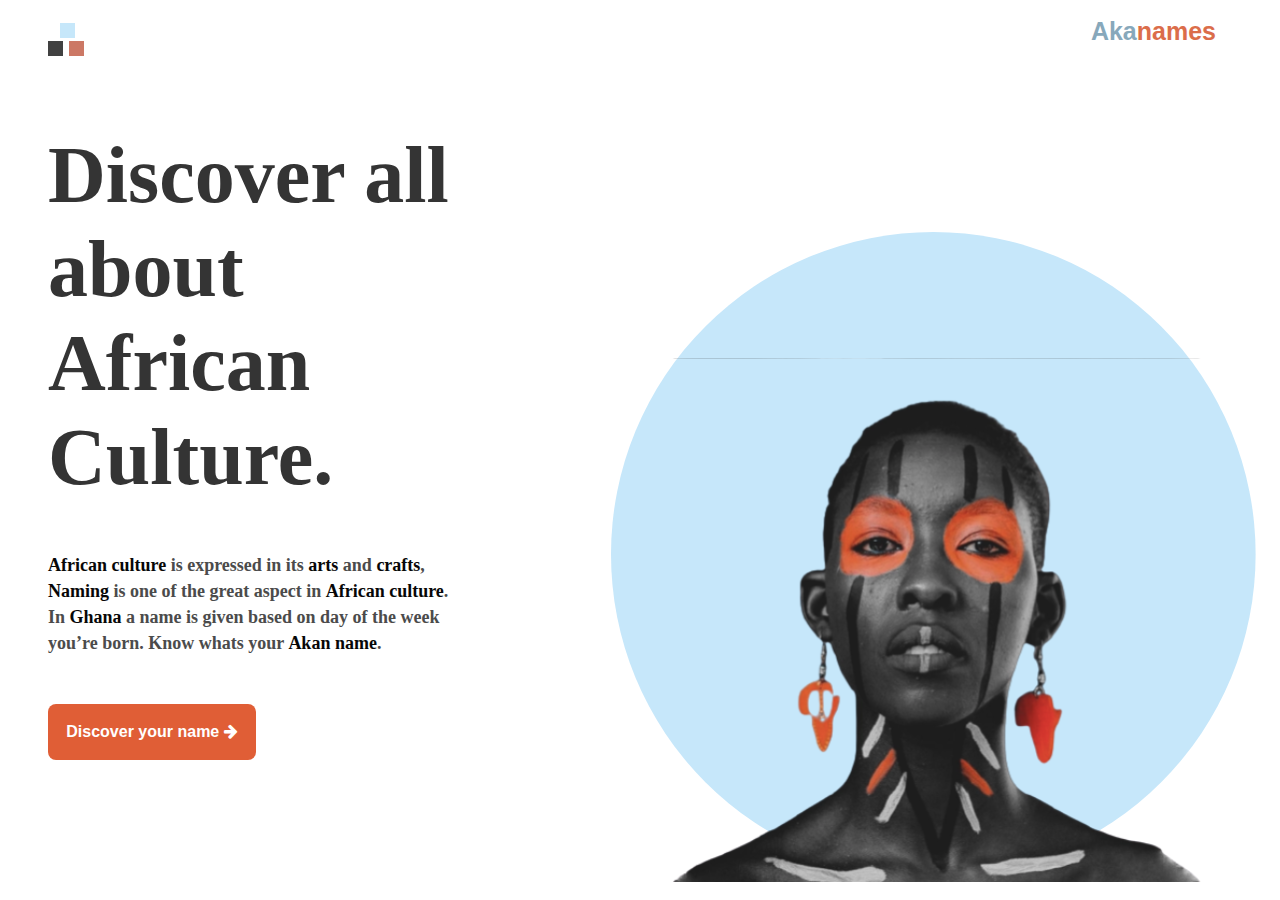
<file: index.html>
<!-- <input type="date" id="dateInput" /> -->
<!DOCTYPE html>
<html lang="en">

<head>
    <!-- Google fonts -->
    <link rel="preconnect" href="https://fonts.gstatic.com">
    <link href="https://fonts.googleapis.com/css2?family=DM+Serif+Display&display=swap" rel="stylesheet">

    <!-- Icon -->
    <link rel="icon" href="./assets/icon.png" type="image/x-icon">

    <!-- Required meta tags -->
    <meta charset="utf-8">
    <meta name="viewport" content="width=device-width, initial-scale=1, shrink-to-fit=no">

    <!-- Font Awesome -->
    <link rel="stylesheet" href="https://cdnjs.cloudflare.com/ajax/libs/font-awesome/4.7.0/css/font-awesome.min.css">
    <!-- Bootstrap CSS -->
    <link rel="stylesheet" href="https://stackpath.bootstrapcdn.com/bootstrap/4.3.1/css/bootstrap.min.css"
        integrity="sha384-ggOyR0iXCbMQv3Xipma34MD+dH/1fQ784/j6cY/iJTQUOhcWr7x9JvoRxT2MZw1T" crossorigin="anonymous">

    <!-- Custom Css -->
    <link rel="stylesheet" href="css/style.css">

    <title>Akan-names</title>
</head>

<body>
    <nav class="navbar navbar-light pr-5 pl-5">
        <a class="navbar-brand" href="#">
            <img src="./assets/logo.svg" alt="">
        </a>
        <a class="navbar-brand" href="#">
            <p class="logo"><span>Aka</span>names</p>
        </a>
    </nav>
    <section class="background">
        <div class="p-5 content">
            <p class="title mb-5">
                Discover all about African Culture.
            </p>
            <p class="mb-5 p-cont"><strong>African culture</strong> is expressed in its <strong>arts</strong> and <strong>crafts</strong>, <strong>Naming</strong> is one of the great aspect in
                <strong>African culture</strong>. In <strong>Ghana</strong> a name is given based on day of the week you’re born. Know whats your <strong>Akan name</strong>.
            </p>
            <a href="./pages/form.html" class="btn button p-3 w-50"> Discover your name <i class="fa fa-arrow-right" aria-hidden="true"></i>
            </a>
        </div>
    </section>

    <!-- Optional JavaScript -->
    <!-- jQuery first, then Popper.js, then Bootstrap JS -->
    <script src="https://code.jquery.com/jquery-3.3.1.slim.min.js"
        integrity="sha384-q8i/X+965DzO0rT7abK41JStQIAqVgRVzpbzo5smXKp4YfRvH+8abtTE1Pi6jizo"
        crossorigin="anonymous"></script>
    <script src="https://cdnjs.cloudflare.com/ajax/libs/popper.js/1.14.7/umd/popper.min.js"
        integrity="sha384-UO2eT0CpHqdSJQ6hJty5KVphtPhzWj9WO1clHTMGa3JDZwrnQq4sF86dIHNDz0W1"
        crossorigin="anonymous"></script>
    <script src="https://stackpath.bootstrapcdn.com/bootstrap/4.3.1/js/bootstrap.min.js"
        integrity="sha384-JjSmVgyd0p3pXB1rRibZUAYoIIy6OrQ6VrjIEaFf/nJGzIxFDsf4x0xIM+B07jRM"
        crossorigin="anonymous"></script>
    <script src="js/main.js"></script>
</body>

</html>
</file>
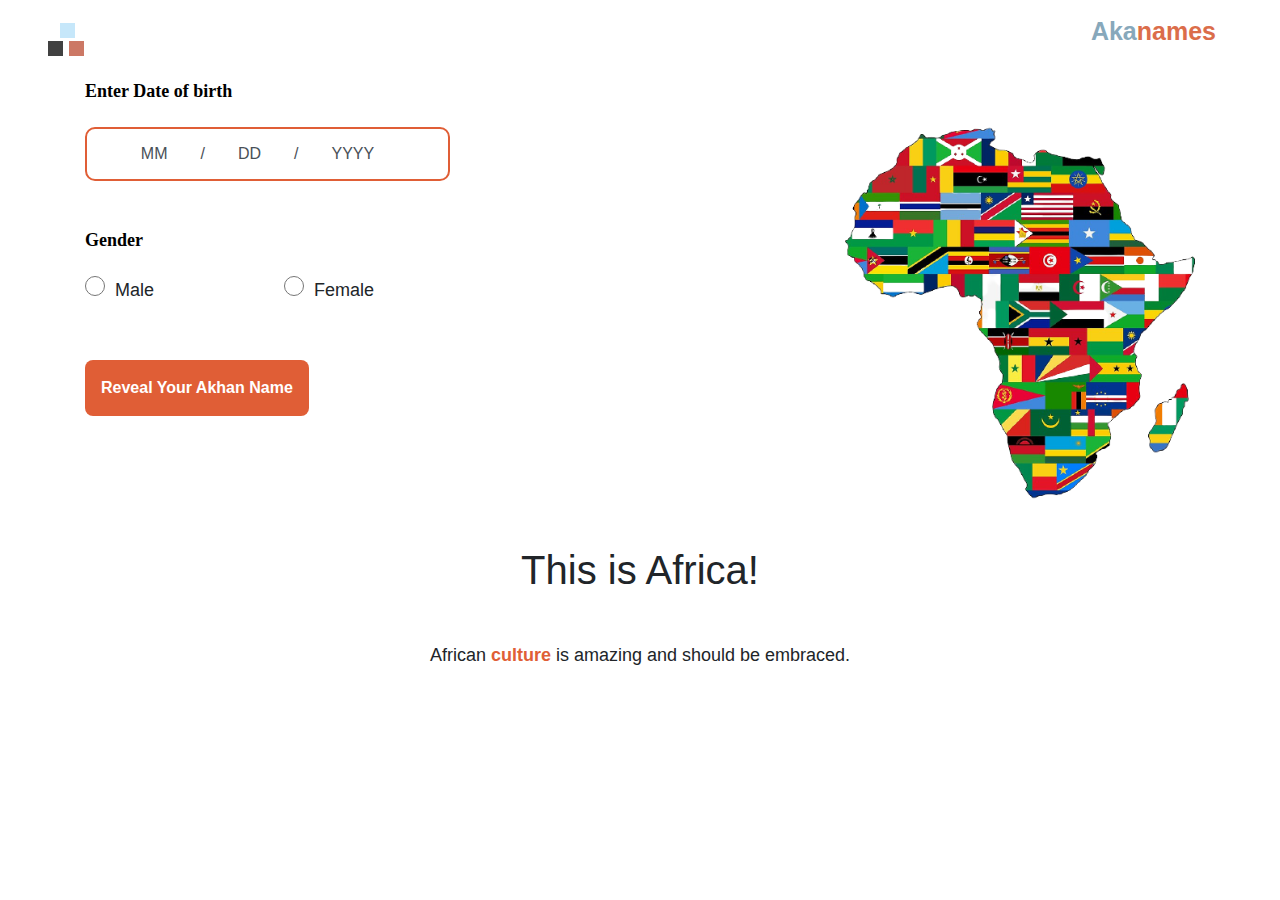
<file: pages/form.html>
<!-- <input type="date" id="dateInput" /> -->
<!DOCTYPE html>
<html lang="en">

<head>
    <!-- Google fonts -->
    <link rel="preconnect" href="https://fonts.gstatic.com">
    <link href="https://fonts.googleapis.com/css2?family=DM+Serif+Display&display=swap" rel="stylesheet">

    <!-- Required meta tags -->
    <meta charset="utf-8">
    <meta name="viewport" content="width=device-width, initial-scale=1, shrink-to-fit=no">

    <!-- Font Awesome -->
    <link rel="stylesheet" href="https://cdnjs.cloudflare.com/ajax/libs/font-awesome/4.7.0/css/font-awesome.min.css">
    <!-- Bootstrap CSS -->
    <link rel="stylesheet" href="https://stackpath.bootstrapcdn.com/bootstrap/4.3.1/css/bootstrap.min.css"
        integrity="sha384-ggOyR0iXCbMQv3Xipma34MD+dH/1fQ784/j6cY/iJTQUOhcWr7x9JvoRxT2MZw1T" crossorigin="anonymous">

    <!-- Custom Css -->
    <link rel="stylesheet" href="../css/style.css">

    <title>Akan-names</title>
</head>

<body>
    <nav class="navbar navbar-light pr-5 pl-5">
        <a class="navbar-brand" href="../index.html">
            <img src="../assets/logo.svg" alt="">
        </a>
        <a class="navbar-brand" href="../index.html">
            <p class="logo"><span>Aka</span>names</p>
        </a>
    </nav>
    <section class="form container">
        <div class="row">
            <div class="col-md-8">
                <form class="myform w-100">
                    <div class="form-group mb-5">
                        <label for="date" class="mylabel mb-4">Enter Date of birth</label>
                        <input class="form-control input p-4" type="date" id="dateInput">
                        <div id="message" class=" text-danger"></div>
                    </div>
                    <div class="">
                        <label for="date" class="mylabel mb-4">Gender</label>

                        <div class="form-group mb-2">
                            <div class="form-check form-check-inline w-25">
                                <label class="form-check-label radio">
                                    <input class="form-check-input radio" type="radio" name="inlineRadioOptions"
                                        id="maleRadio" value="option1"> Male
                                </label>
                            </div>
                            <div class="form-check form-check-inline w-15">
                                <label class="form-check-label radio">
                                    <input class="form-check-input radio" type="radio" name="inlineRadioOptions"
                                        id="femaleRadio" value="option2"> Female
                                </label>
                            </div>
                        </div>
                        <div id="messageOne" class=" text-danger mb-4"></div>

                        <a id="btn" class="btn text-center button p-3"> Reveal Your Akhan Name</a>
                    </div>
                </form>
            </div>
            <div class="col-md-4 img">
                <img src="../assets/africa.png" alt="">
            </div>
        </div>
        <h1 class="text-center  mb-5">This is Africa!</h1>
        <p class="text-center africa">African <span>culture</span> is amazing and should be embraced.</p>
    </section>
    <section class="display">

        <!-- Congrats Annimation Div -->
        <div class="js-container container1" style="top:0px !important;">
        <div class="container text-center">
            <p class="title-normal mb-5">Congrats Your Akan Name is</p>
            <h1 id="title" class="mb-5"></h1>
            <p id="text"></p>
        </div>
    </div>
    </section>


    <!-- Optional JavaScript -->
    <!-- jQuery first, then Popper.js, then Bootstrap JS -->
    <script src="https://code.jquery.com/jquery-3.3.1.slim.min.js"
        integrity="sha384-q8i/X+965DzO0rT7abK41JStQIAqVgRVzpbzo5smXKp4YfRvH+8abtTE1Pi6jizo"
        crossorigin="anonymous"></script>
    <script src="https://cdnjs.cloudflare.com/ajax/libs/popper.js/1.14.7/umd/popper.min.js"
        integrity="sha384-UO2eT0CpHqdSJQ6hJty5KVphtPhzWj9WO1clHTMGa3JDZwrnQq4sF86dIHNDz0W1"
        crossorigin="anonymous"></script>
    <script src="https://stackpath.bootstrapcdn.com/bootstrap/4.3.1/js/bootstrap.min.js"
        integrity="sha384-JjSmVgyd0p3pXB1rRibZUAYoIIy6OrQ6VrjIEaFf/nJGzIxFDsf4x0xIM+B07jRM"
        crossorigin="anonymous"></script>
    <script src="../js/main.js"></script>
</body>

</html>
</file>
<file: css/style.css>
body {
  margin: 0;
  padding: 0;
  /* overflow-y: hidden; */
  font-family: -apple-system, BlinkMacSystemFont, "Segoe UI", Roboto, Oxygen,
    Ubuntu, Cantarell, "Open Sans", "Helvetica Neue", sans-serif;
  /* color: brown; */
}

.logo {
  color: #db6d4a;
  font-weight: 700;
  font-size: 25px;
}

.logo span {
  color: #87a8bb;
}

.bunner img {
  width: 100%;
  height: 100%;
}

section {
  height: 100%;
}

.background {
  background-image: url(../assets/bg-image.svg);
  background-repeat: no-repeat;
  background-position: center;
  height: 90vh;
  width: 100%;
}

.content {
  width: 40%;
}

.content .title {
  /* font-family: "DM Serif Display", serif;
  font-size: 70px;
  line-height: 120%;
  font-weight: bold; */

  font-family: Roboto;
  font-style: Bold;
  font-size: 80px;
  line-height: 94px;
  text-align: Left;
  vertical-align: Top;
  font-weight: bold;
  color: #343434;
  /* width: 40%; */
}

.content p {
  font-family: Roboto;
  font-style: Medium;
  font-size: 18px;
  font-weight: bold;
  line-height: 26px;
  color: #4b4b4b;
  /* line-height: 100%; */

  /* width: 40%; */
}

.btn {
  display: flex;
  font-weight: bold;
}

.button {
  background-color: #e05e36;
  border: none;
  color: #fff !important;
  padding: 10px 25px;
  text-align: center;
  text-decoration: none;
  display: inline-block;
  font-size: 16px;
  /* margin: 4px 4px; */
  cursor: pointer;
  border-radius: 8px;
  font-weight: bold;
}

.button a {
  color: #fff;
}

.form {
  /* display: none; */
  /* height: 90vh;
  width: 100%; */
  justify-content: center;
  /* text-align: center; */
}

.form .input {
  /* margin: 20px 20%; */
  align-items: center;
  justify-content: center;
  text-align: center;
  appearance: none;
  border-radius: 10px;
  box-sizing: border-box;
  border: 2px solid #e05e36;
  background: transparent;
  font-size: 20;
  padding: 25px 0 !important;
  width: 50%;
}

::-webkit-datetime-edit-text {
  padding: 0 2rem;
}
::-webkit-datetime-edit-month-field {
  text-transform: uppercase;
}
::-webkit-datetime-edit-day-field {
  text-transform: uppercase;
}
::-webkit-datetime-edit-year-field {
  text-transform: uppercase;
}
::-webkit-inner-spin-button {
  display: none;
}
::-webkit-calendar-picker-indicator {
  background: transparent;
}

input[type="radio"] {
  width: 20px;
  height: 20px;
}

/* This will make the border gray when the button is not checked. */
input[type="radio"]:not(:checked)::-ms-check {
  border-color: #e05e36;
}
input[type="radio"]::-ms-check {
  border-color: #e05e36; /* This will make the border red when the button is checked. */
  color: #87a8bb; /* This will make the circle red when the button is checked. */
}

.mylabel {
  font-weight: 700 !important;
  color: #000;
  font-family: Roboto;
  font-style: Bold;
  font-size: 18px;
  line-height: 23px;

}


.radio{
  font-size: 18px;
  margin-bottom: 20px;
}


.img img{
  width: 100%;
  height: 100%;
}


.display{
  display: none;;
  height: 90vh;
  padding: 50px 0 0 0;
  width: 100%;
  background: linear-gradient(#FFFFFF , #C6E7FA);
}

.display p{
  font-weight: bold;
  font-size: 20px;
}

.normal-title{
    font-weight: bold;
  font-family: Roboto;
font-style: Bold;
font-size: 25px;
line-height: 29px;
}

#title{
  font-size: 60px;
  font-weight: bold;
}

#text{
  font-weight: normal;
}

#messageOne{
  font-size: 15px;
}

.p-cont strong{
 color: rgb(7, 7, 7);
}

.africa{
  font-size: 18px;
}

.africa span{
  color: #e05e36;
  font-weight: bold;
}

/* Congrats animations */


@keyframes confetti-slow {
  0% {
      transform: translate3d(0, 0, 0) rotateX(0) rotateY(0);
 }
  100% {
      transform: translate3d(25px, 105vh, 0) rotateX(360deg) rotateY(180deg);
 }
}
@keyframes confetti-medium {
  0% {
      transform: translate3d(0, 0, 0) rotateX(0) rotateY(0);
 }
  100% {
      transform: translate3d(100px, 105vh, 0) rotateX(100deg) rotateY(360deg);
 }
}
@keyframes confetti-fast {
  0% {
      transform: translate3d(0, 0, 0) rotateX(0) rotateY(0);
 }
  100% {
      transform: translate3d(-50px, 105vh, 0) rotateX(10deg) rotateY(250deg);
 }
}
.container1 {
  width: 100vw;
  height: 100vh;
  background: #fff;
  border: 1px solid white;
  display: fixed;
  top: 0px;
}
.confetti-container {
  perspective: 700px;
  position: absolute;
  overflow: hidden;
  top: 0;
  right: 0;
  bottom: 0;
  left: 0;
}
.confetti {
  position: absolute;
  z-index: 1;
  top: -10px;
  border-radius: 0%;
}
.confetti--animation-slow {
  animation: confetti-slow 2.25s linear 1 forwards;
}
.confetti--animation-medium {
  animation: confetti-medium 1.75s linear 1 forwards;
}
.confetti--animation-fast {
  animation: confetti-fast 1.25s linear 1 forwards;
}
</file>
